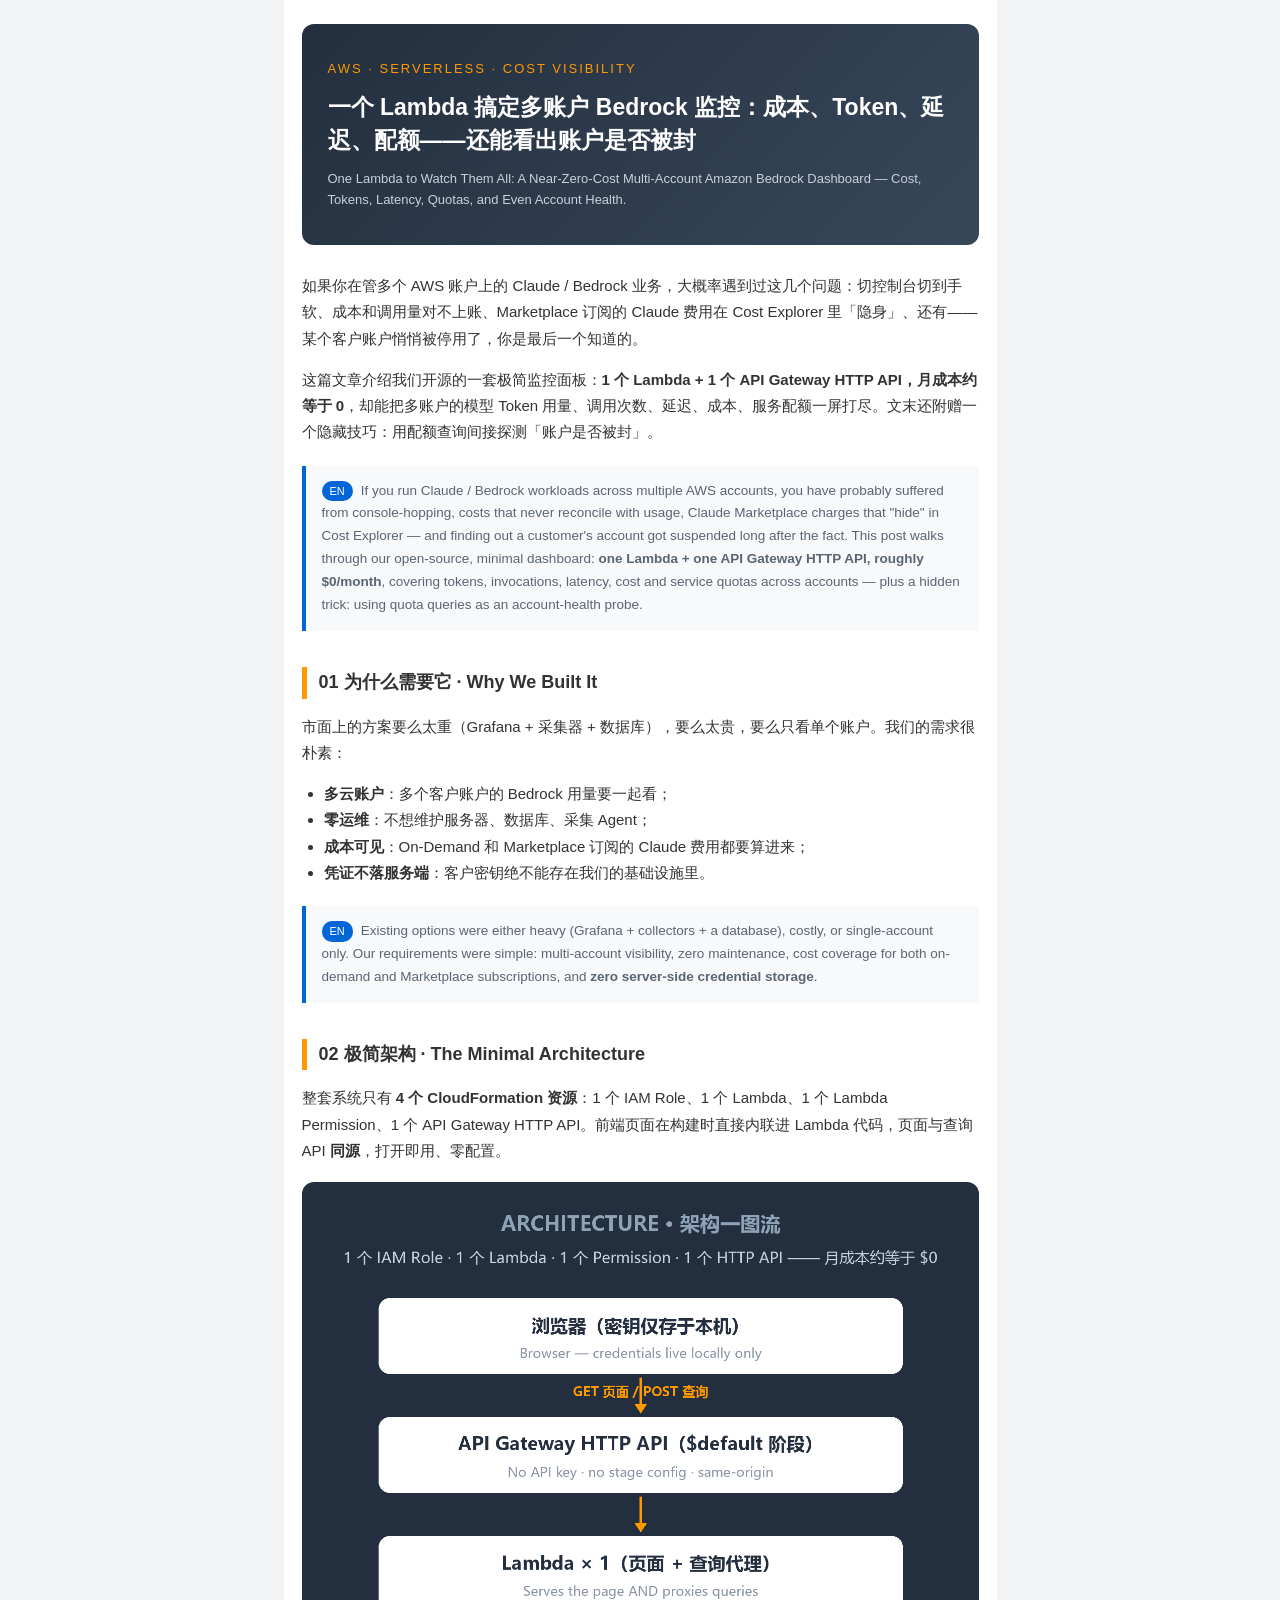
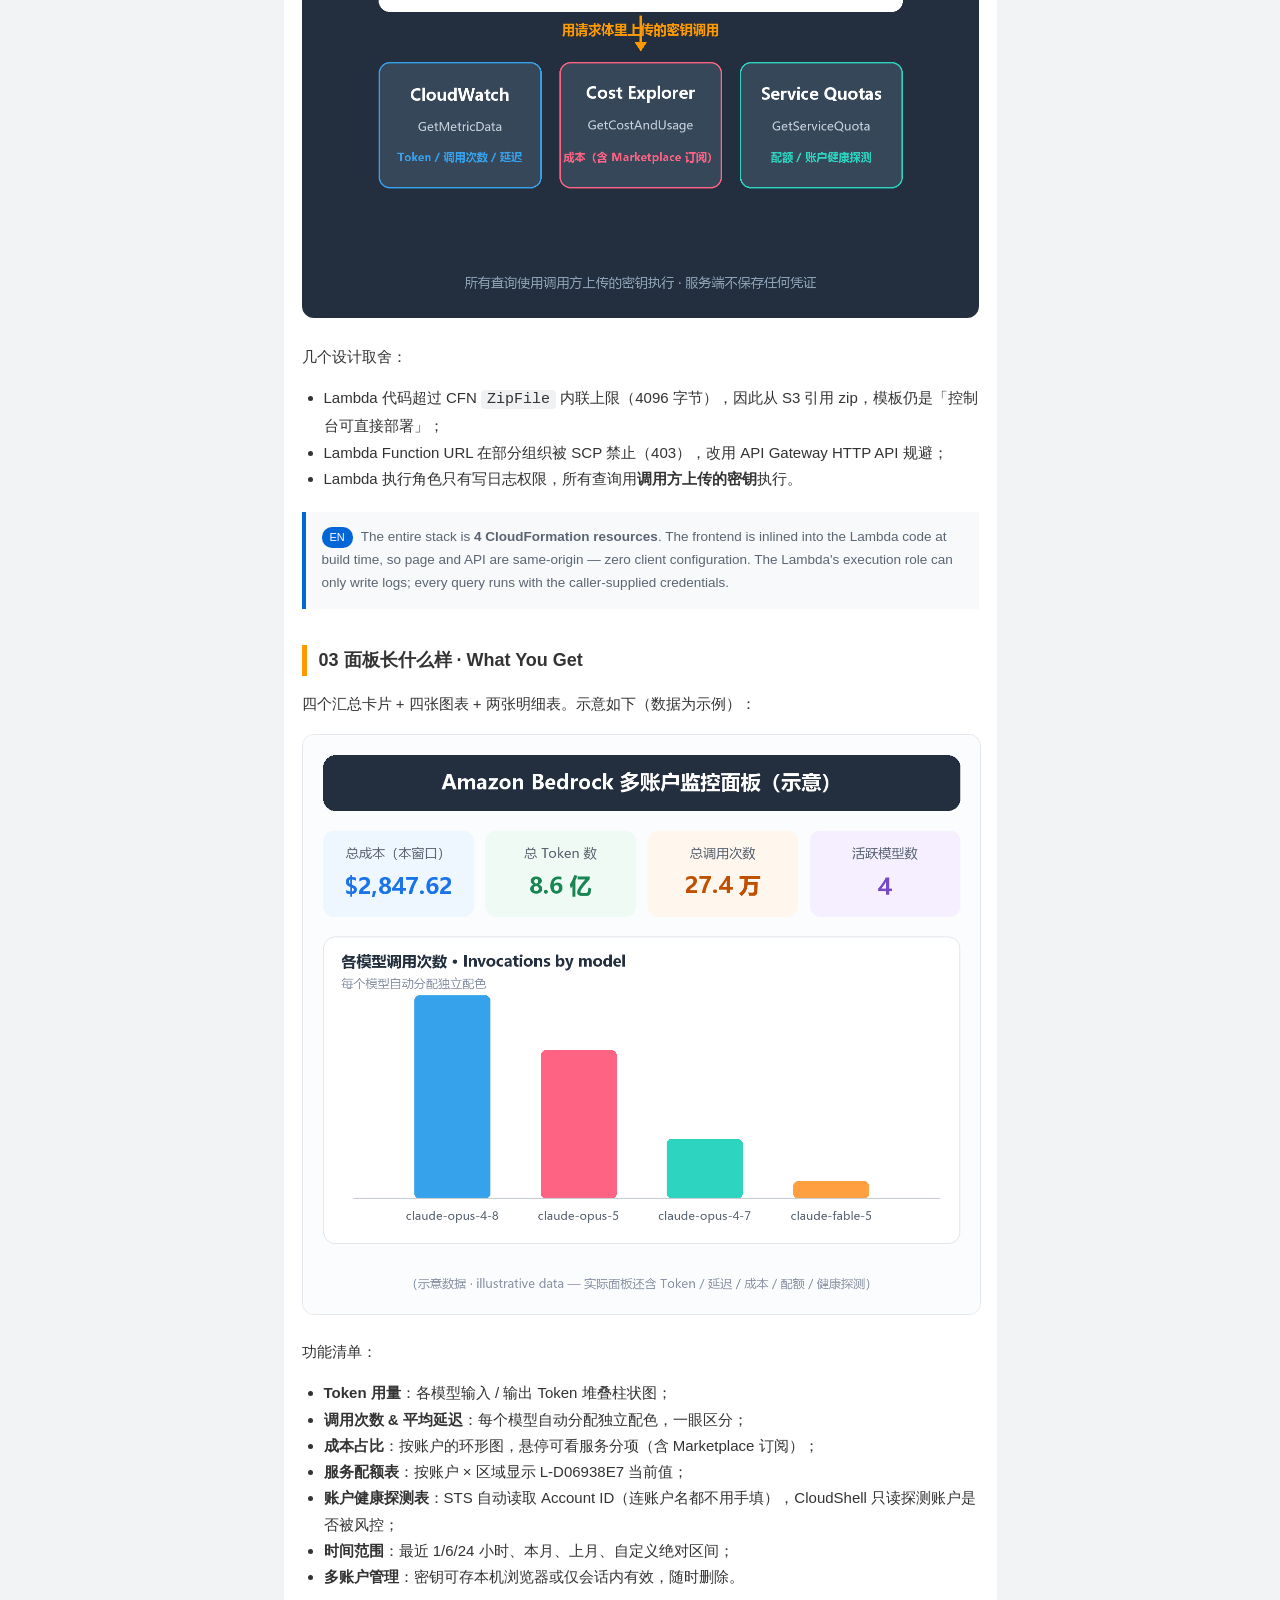
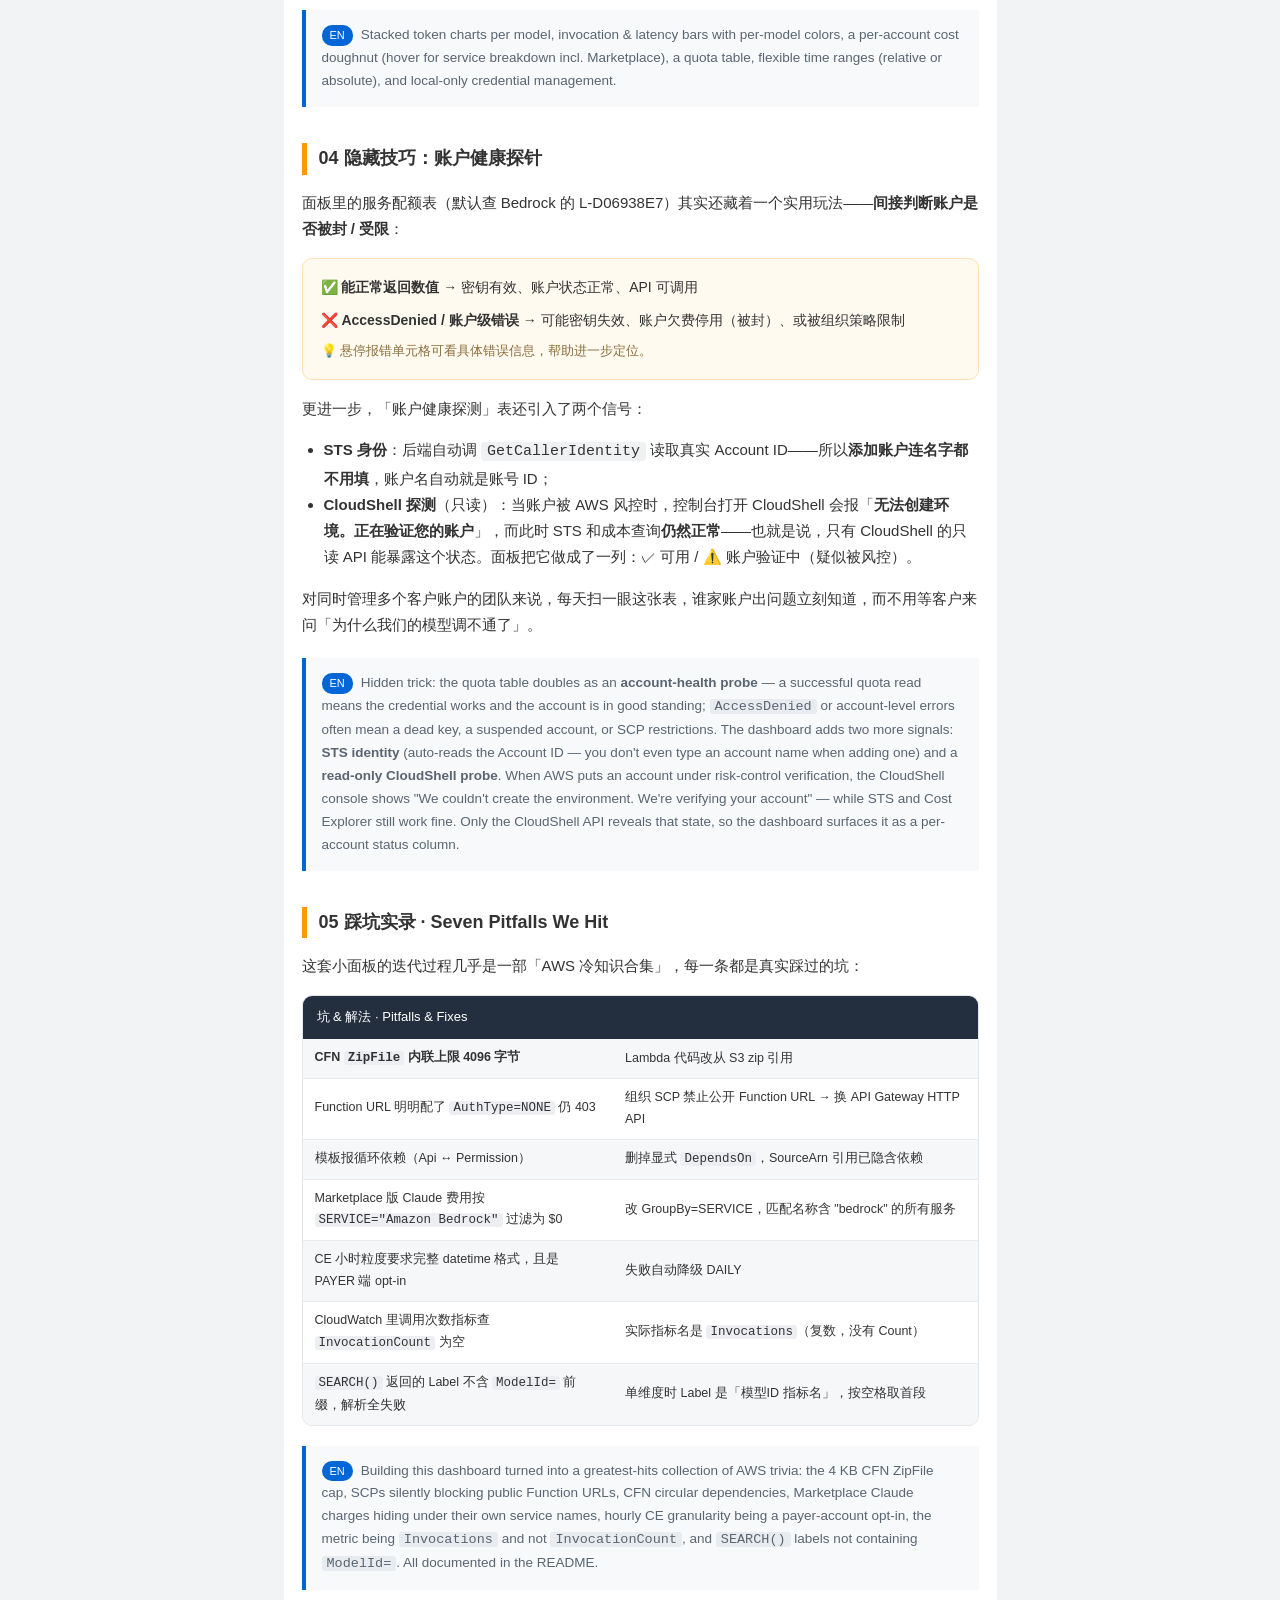
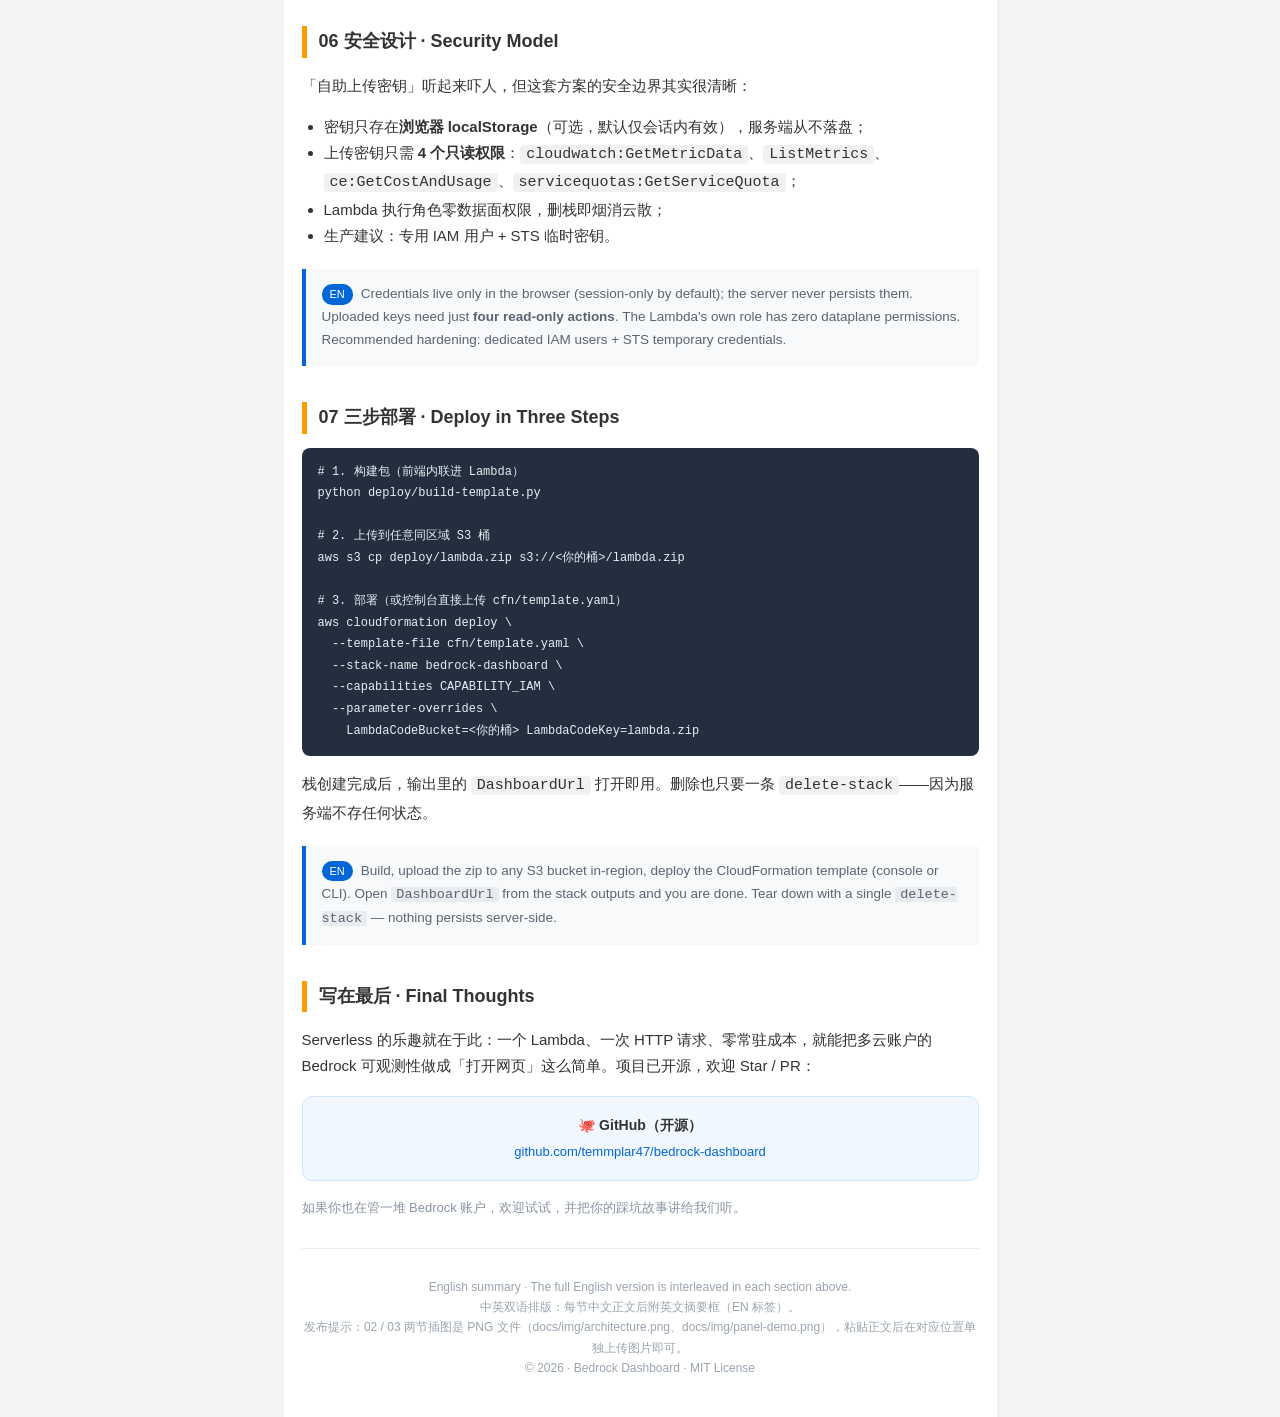
<file: docs/wechat-article-bilingual.html>
<!DOCTYPE html>
<html lang="zh-CN">
<head>
<meta charset="UTF-8">
<meta name="viewport" content="width=device-width, initial-scale=1.0">
<title>一个 Lambda 搞定多账户 Bedrock 监控 · One Lambda to Watch Them All</title>
</head>
<body style="margin:0; padding:0; background:#f2f3f5;">
<div style="max-width:677px; margin:0 auto; padding:24px 18px 48px; font-family:-apple-system,BlinkMacSystemFont,'Helvetica Neue','PingFang SC','Hiragino Sans GB','Microsoft YaHei',sans-serif; color:#333; line-height:1.75; font-size:15px; background:#ffffff;">

  <!-- ===== 封面标题 ===== -->
  <div style="background:linear-gradient(135deg,#232f3e 0%,#37475a 100%); border-radius:12px; padding:34px 26px; margin-bottom:28px;">
    <div style="color:#ff9900; font-size:13px; letter-spacing:2px; margin-bottom:10px;">AWS · SERVERLESS · COST VISIBILITY</div>
    <h1 style="color:#ffffff; font-size:23px; line-height:1.45; margin:0 0 12px;">一个 Lambda 搞定多账户 Bedrock 监控：成本、Token、延迟、配额——还能看出账户是否被封</h1>
    <div style="color:#c8d1db; font-size:13px; line-height:1.6;">One Lambda to Watch Them All: A Near-Zero-Cost Multi-Account Amazon Bedrock Dashboard — Cost, Tokens, Latency, Quotas, and Even Account Health.</div>
  </div>

  <!-- ===== 导语 ===== -->
  <p>如果你在管多个 AWS 账户上的 Claude / Bedrock 业务，大概率遇到过这几个问题：切控制台切到手软、成本和调用量对不上账、Marketplace 订阅的 Claude 费用在 Cost Explorer 里「隐身」、还有——某个客户账户悄悄被停用了，你是最后一个知道的。</p>
  <p>这篇文章介绍我们开源的一套极简监控面板：<strong>1 个 Lambda + 1 个 API Gateway HTTP API，月成本约等于 0</strong>，却能把多账户的模型 Token 用量、调用次数、延迟、成本、服务配额一屏打尽。文末还附赠一个隐藏技巧：用配额查询间接探测「账户是否被封」。</p>

  <div style="background:#f7f9fb; border-left:4px solid #0366d6; padding:14px 16px; margin:20px 0; color:#5a6572; font-size:13.5px; line-height:1.7;">
    <span style="display:inline-block; background:#0366d6; color:#fff; font-size:11px; padding:1px 8px; border-radius:10px; margin-right:8px;">EN</span>If you run Claude / Bedrock workloads across multiple AWS accounts, you have probably suffered from console-hopping, costs that never reconcile with usage, Claude Marketplace charges that "hide" in Cost Explorer — and finding out a customer's account got suspended long after the fact. This post walks through our open-source, minimal dashboard: <strong>one Lambda + one API Gateway HTTP API, roughly $0/month</strong>, covering tokens, invocations, latency, cost and service quotas across accounts — plus a hidden trick: using quota queries as an account-health probe.
  </div>

  <!-- ===== 01 痛点 ===== -->
  <h2 style="font-size:18px; border-left:5px solid #ff9900; padding-left:12px; margin:36px 0 14px;">01 为什么需要它 · Why We Built It</h2>
  <p>市面上的方案要么太重（Grafana + 采集器 + 数据库），要么太贵，要么只看单个账户。我们的需求很朴素：</p>
  <ul style="padding-left:22px; margin:10px 0;">
    <li><strong>多云账户</strong>：多个客户账户的 Bedrock 用量要一起看；</li>
    <li><strong>零运维</strong>：不想维护服务器、数据库、采集 Agent；</li>
    <li><strong>成本可见</strong>：On-Demand 和 Marketplace 订阅的 Claude 费用都要算进来；</li>
    <li><strong>凭证不落服务端</strong>：客户密钥绝不能存在我们的基础设施里。</li>
  </ul>

  <div style="background:#f7f9fb; border-left:4px solid #0366d6; padding:14px 16px; margin:20px 0; color:#5a6572; font-size:13.5px; line-height:1.7;">
    <span style="display:inline-block; background:#0366d6; color:#fff; font-size:11px; padding:1px 8px; border-radius:10px; margin-right:8px;">EN</span>Existing options were either heavy (Grafana + collectors + a database), costly, or single-account only. Our requirements were simple: multi-account visibility, zero maintenance, cost coverage for both on-demand and Marketplace subscriptions, and <strong>zero server-side credential storage</strong>.
  </div>

  <!-- ===== 02 架构 ===== -->
  <h2 style="font-size:18px; border-left:5px solid #ff9900; padding-left:12px; margin:36px 0 14px;">02 极简架构 · The Minimal Architecture</h2>
  <p>整套系统只有 <strong>4 个 CloudFormation 资源</strong>：1 个 IAM Role、1 个 Lambda、1 个 Lambda Permission、1 个 API Gateway HTTP API。前端页面在构建时直接内联进 Lambda 代码，页面与查询 API <strong>同源</strong>，打开即用、零配置。</p>

  <!-- 架构图：PNG 插图（发布时上传到公众号素材库，文件见 docs/img/architecture.png） -->
  <div style="margin:18px 0; text-align:center;">
    <img src="img/architecture.png" alt="架构一图流：浏览器 → API Gateway HTTP API → Lambda → CloudWatch / Cost Explorer / Service Quotas" style="max-width:100%; border-radius:12px;">
  </div>

  <p>几个设计取舍：</p>
  <ul style="padding-left:22px; margin:10px 0;">
    <li>Lambda 代码超过 CFN <code style="background:#f0f1f3; padding:1px 6px; border-radius:4px;">ZipFile</code> 内联上限（4096 字节），因此从 S3 引用 zip，模板仍是「控制台可直接部署」；</li>
    <li>Lambda Function URL 在部分组织被 SCP 禁止（403），改用 API Gateway HTTP API 规避；</li>
    <li>Lambda 执行角色只有写日志权限，所有查询用<strong>调用方上传的密钥</strong>执行。</li>
  </ul>

  <div style="background:#f7f9fb; border-left:4px solid #0366d6; padding:14px 16px; margin:20px 0; color:#5a6572; font-size:13.5px; line-height:1.7;">
    <span style="display:inline-block; background:#0366d6; color:#fff; font-size:11px; padding:1px 8px; border-radius:10px; margin-right:8px;">EN</span>The entire stack is <strong>4 CloudFormation resources</strong>. The frontend is inlined into the Lambda code at build time, so page and API are same-origin — zero client configuration. The Lambda's execution role can only write logs; every query runs with the caller-supplied credentials.
  </div>

  <!-- ===== 03 面板长什么样 ===== -->
  <h2 style="font-size:18px; border-left:5px solid #ff9900; padding-left:12px; margin:36px 0 14px;">03 面板长什么样 · What You Get</h2>
  <p>四个汇总卡片 + 四张图表 + 两张明细表。示意如下（数据为示例）：</p>

  <!-- 面板示意图：PNG 插图（发布时上传到公众号素材库，文件见 docs/img/panel-demo.png） -->
  <div style="margin:16px 0; text-align:center;">
    <img src="img/panel-demo.png" alt="面板示意：四张汇总卡片 + 各模型调用次数彩色柱状图" style="max-width:100%; border-radius:12px; border:1px solid #e3e7ec;">
  </div>

  <p>功能清单：</p>
  <ul style="padding-left:22px; margin:10px 0;">
    <li><strong>Token 用量</strong>：各模型输入 / 输出 Token 堆叠柱状图；</li>
    <li><strong>调用次数 & 平均延迟</strong>：每个模型自动分配独立配色，一眼区分；</li>
    <li><strong>成本占比</strong>：按账户的环形图，悬停可看服务分项（含 Marketplace 订阅）；</li>
    <li><strong>服务配额表</strong>：按账户 × 区域显示 L-D06938E7 当前值；</li>
    <li><strong>账户健康探测表</strong>：STS 自动读取 Account ID（连账户名都不用手填），CloudShell 只读探测账户是否被风控；</li>
    <li><strong>时间范围</strong>：最近 1/6/24 小时、本月、上月、自定义绝对区间；</li>
    <li><strong>多账户管理</strong>：密钥可存本机浏览器或仅会话内有效，随时删除。</li>
  </ul>

  <div style="background:#f7f9fb; border-left:4px solid #0366d6; padding:14px 16px; margin:20px 0; color:#5a6572; font-size:13.5px; line-height:1.7;">
    <span style="display:inline-block; background:#0366d6; color:#fff; font-size:11px; padding:1px 8px; border-radius:10px; margin-right:8px;">EN</span>Stacked token charts per model, invocation &amp; latency bars with per-model colors, a per-account cost doughnut (hover for service breakdown incl. Marketplace), a quota table, flexible time ranges (relative or absolute), and local-only credential management.
  </div>

  <!-- ===== 04 隐藏技巧 ===== -->
  <h2 style="font-size:18px; border-left:5px solid #ff9900; padding-left:12px; margin:36px 0 14px;">04 隐藏技巧：账户健康探针</h2>
  <p>面板里的服务配额表（默认查 Bedrock 的 L-D06938E7）其实还藏着一个实用玩法——<strong>间接判断账户是否被封 / 受限</strong>：</p>

  <div style="border:1px solid #ffe0b2; background:#fffaf0; border-radius:10px; padding:16px 18px; margin:16px 0;">
    <div style="font-size:14px; margin-bottom:8px;">✅ <strong>能正常返回数值</strong> → 密钥有效、账户状态正常、API 可调用</div>
    <div style="font-size:14px; margin-bottom:8px;">❌ <strong>AccessDenied / 账户级错误</strong> → 可能密钥失效、账户欠费停用（被封）、或被组织策略限制</div>
    <div style="font-size:13px; color:#8a6d3b;">💡 悬停报错单元格可看具体错误信息，帮助进一步定位。</div>
  </div>

  <p>更进一步，「账户健康探测」表还引入了两个信号：</p>
  <ul style="padding-left:22px; margin:10px 0;">
    <li><strong>STS 身份</strong>：后端自动调 <code style="background:#f0f1f3; padding:1px 6px; border-radius:4px;">GetCallerIdentity</code> 读取真实 Account ID——所以<strong>添加账户连名字都不用填</strong>，账户名自动就是账号 ID；</li>
    <li><strong>CloudShell 探测</strong>（只读）：当账户被 AWS 风控时，控制台打开 CloudShell 会报「<strong>无法创建环境。正在验证您的账户</strong>」，而此时 STS 和成本查询<strong>仍然正常</strong>——也就是说，只有 CloudShell 的只读 API 能暴露这个状态。面板把它做成了一列：✓ 可用 / ⚠️ 账户验证中（疑似被风控）。</li>
  </ul>

  <p>对同时管理多个客户账户的团队来说，每天扫一眼这张表，谁家账户出问题立刻知道，而不用等客户来问「为什么我们的模型调不通了」。</p>

  <div style="background:#f7f9fb; border-left:4px solid #0366d6; padding:14px 16px; margin:20px 0; color:#5a6572; font-size:13.5px; line-height:1.7;">
    <span style="display:inline-block; background:#0366d6; color:#fff; font-size:11px; padding:1px 8px; border-radius:10px; margin-right:8px;">EN</span>Hidden trick: the quota table doubles as an <strong>account-health probe</strong> — a successful quota read means the credential works and the account is in good standing; <code style="background:#e8ebef; padding:0 5px; border-radius:3px;">AccessDenied</code> or account-level errors often mean a dead key, a suspended account, or SCP restrictions. The dashboard adds two more signals: <strong>STS identity</strong> (auto-reads the Account ID — you don't even type an account name when adding one) and a <strong>read-only CloudShell probe</strong>. When AWS puts an account under risk-control verification, the CloudShell console shows "We couldn't create the environment. We're verifying your account" — while STS and Cost Explorer still work fine. Only the CloudShell API reveals that state, so the dashboard surfaces it as a per-account status column.
  </div>

  <!-- ===== 05 踩坑实录 ===== -->
  <h2 style="font-size:18px; border-left:5px solid #ff9900; padding-left:12px; margin:36px 0 14px;">05 踩坑实录 · Seven Pitfalls We Hit</h2>
  <p>这套小面板的迭代过程几乎是一部「AWS 冷知识合集」，每一条都是真实踩过的坑：</p>

  <div style="border:1px solid #e3e7ec; border-radius:10px; overflow:hidden; margin:16px 0;">
    <div style="background:#232f3e; color:#fff; padding:10px 14px; font-size:13px;">坑 &amp; 解法 · Pitfalls &amp; Fixes</div>
    <table style="width:100%; border-collapse:collapse; font-size:12.5px;">
      <tr style="background:#f5f7f9;">
        <td style="padding:8px 12px; border-bottom:1px solid #e8ebef; font-weight:600; width:46%;">CFN <code style="background:#eceef2; padding:0 4px; border-radius:3px;">ZipFile</code> 内联上限 4096 字节</td>
        <td style="padding:8px 12px; border-bottom:1px solid #e8ebef;">Lambda 代码改从 S3 zip 引用</td>
      </tr>
      <tr>
        <td style="padding:8px 12px; border-bottom:1px solid #e8ebef;">Function URL 明明配了 <code style="background:#eceef2; padding:0 4px; border-radius:3px;">AuthType=NONE</code> 仍 403</td>
        <td style="padding:8px 12px; border-bottom:1px solid #e8ebef;">组织 SCP 禁止公开 Function URL → 换 API Gateway HTTP API</td>
      </tr>
      <tr style="background:#f5f7f9;">
        <td style="padding:8px 12px; border-bottom:1px solid #e8ebef;">模板报循环依赖（Api ↔ Permission）</td>
        <td style="padding:8px 12px; border-bottom:1px solid #e8ebef;">删掉显式 <code style="background:#eceef2; padding:0 4px; border-radius:3px;">DependsOn</code>，SourceArn 引用已隐含依赖</td>
      </tr>
      <tr>
        <td style="padding:8px 12px; border-bottom:1px solid #e8ebef;">Marketplace 版 Claude 费用按 <code style="background:#eceef2; padding:0 4px; border-radius:3px;">SERVICE="Amazon Bedrock"</code> 过滤为 $0</td>
        <td style="padding:8px 12px; border-bottom:1px solid #e8ebef;">改 GroupBy=SERVICE，匹配名称含 "bedrock" 的所有服务</td>
      </tr>
      <tr style="background:#f5f7f9;">
        <td style="padding:8px 12px; border-bottom:1px solid #e8ebef;">CE 小时粒度要求完整 datetime 格式，且是 PAYER 端 opt-in</td>
        <td style="padding:8px 12px; border-bottom:1px solid #e8ebef;">失败自动降级 DAILY</td>
      </tr>
      <tr>
        <td style="padding:8px 12px; border-bottom:1px solid #e8ebef;">CloudWatch 里调用次数指标查 <code style="background:#eceef2; padding:0 4px; border-radius:3px;">InvocationCount</code> 为空</td>
        <td style="padding:8px 12px; border-bottom:1px solid #e8ebef;">实际指标名是 <code style="background:#eceef2; padding:0 4px; border-radius:3px;">Invocations</code>（复数，没有 Count）</td>
      </tr>
      <tr style="background:#f5f7f9;">
        <td style="padding:8px 12px;"><code style="background:#eceef2; padding:0 4px; border-radius:3px;">SEARCH()</code> 返回的 Label 不含 <code style="background:#eceef2; padding:0 4px; border-radius:3px;">ModelId=</code> 前缀，解析全失败</td>
        <td style="padding:8px 12px;">单维度时 Label 是「模型ID 指标名」，按空格取首段</td>
      </tr>
    </table>
  </div>

  <div style="background:#f7f9fb; border-left:4px solid #0366d6; padding:14px 16px; margin:20px 0; color:#5a6572; font-size:13.5px; line-height:1.7;">
    <span style="display:inline-block; background:#0366d6; color:#fff; font-size:11px; padding:1px 8px; border-radius:10px; margin-right:8px;">EN</span>Building this dashboard turned into a greatest-hits collection of AWS trivia: the 4 KB CFN ZipFile cap, SCPs silently blocking public Function URLs, CFN circular dependencies, Marketplace Claude charges hiding under their own service names, hourly CE granularity being a payer-account opt-in, the metric being <code style="background:#e8ebef; padding:0 5px; border-radius:3px;">Invocations</code> and not <code style="background:#e8ebef; padding:0 5px; border-radius:3px;">InvocationCount</code>, and <code style="background:#e8ebef; padding:0 5px; border-radius:3px;">SEARCH()</code> labels not containing <code style="background:#e8ebef; padding:0 5px; border-radius:3px;">ModelId=</code>. All documented in the README.
  </div>

  <!-- ===== 06 安全设计 ===== -->
  <h2 style="font-size:18px; border-left:5px solid #ff9900; padding-left:12px; margin:36px 0 14px;">06 安全设计 · Security Model</h2>
  <p>「自助上传密钥」听起来吓人，但这套方案的安全边界其实很清晰：</p>
  <ul style="padding-left:22px; margin:10px 0;">
    <li>密钥只存在<strong>浏览器 localStorage</strong>（可选，默认仅会话内有效），服务端从不落盘；</li>
    <li>上传密钥只需 <strong>4 个只读权限</strong>：<code style="background:#f0f1f3; padding:1px 6px; border-radius:4px;">cloudwatch:GetMetricData</code>、<code style="background:#f0f1f3; padding:1px 6px; border-radius:4px;">ListMetrics</code>、<code style="background:#f0f1f3; padding:1px 6px; border-radius:4px;">ce:GetCostAndUsage</code>、<code style="background:#f0f1f3; padding:1px 6px; border-radius:4px;">servicequotas:GetServiceQuota</code>；</li>
    <li>Lambda 执行角色零数据面权限，删栈即烟消云散；</li>
    <li>生产建议：专用 IAM 用户 + STS 临时密钥。</li>
  </ul>

  <div style="background:#f7f9fb; border-left:4px solid #0366d6; padding:14px 16px; margin:20px 0; color:#5a6572; font-size:13.5px; line-height:1.7;">
    <span style="display:inline-block; background:#0366d6; color:#fff; font-size:11px; padding:1px 8px; border-radius:10px; margin-right:8px;">EN</span>Credentials live only in the browser (session-only by default); the server never persists them. Uploaded keys need just <strong>four read-only actions</strong>. The Lambda's own role has zero dataplane permissions. Recommended hardening: dedicated IAM users + STS temporary credentials.
  </div>

  <!-- ===== 07 部署 ===== -->
  <h2 style="font-size:18px; border-left:5px solid #ff9900; padding-left:12px; margin:36px 0 14px;">07 三步部署 · Deploy in Three Steps</h2>
  <pre style="background:#232f3e; color:#e8edf2; border-radius:8px; padding:14px 16px; font-size:12px; overflow-x:auto; line-height:1.8;"><code># 1. 构建包（前端内联进 Lambda）
python deploy/build-template.py

# 2. 上传到任意同区域 S3 桶
aws s3 cp deploy/lambda.zip s3://&lt;你的桶&gt;/lambda.zip

# 3. 部署（或控制台直接上传 cfn/template.yaml）
aws cloudformation deploy \
  --template-file cfn/template.yaml \
  --stack-name bedrock-dashboard \
  --capabilities CAPABILITY_IAM \
  --parameter-overrides \
    LambdaCodeBucket=&lt;你的桶&gt; LambdaCodeKey=lambda.zip</code></pre>
  <p>栈创建完成后，输出里的 <code style="background:#f0f1f3; padding:1px 6px; border-radius:4px;">DashboardUrl</code> 打开即用。删除也只要一条 <code style="background:#f0f1f3; padding:1px 6px; border-radius:4px;">delete-stack</code>——因为服务端不存任何状态。</p>

  <div style="background:#f7f9fb; border-left:4px solid #0366d6; padding:14px 16px; margin:20px 0; color:#5a6572; font-size:13.5px; line-height:1.7;">
    <span style="display:inline-block; background:#0366d6; color:#fff; font-size:11px; padding:1px 8px; border-radius:10px; margin-right:8px;">EN</span>Build, upload the zip to any S3 bucket in-region, deploy the CloudFormation template (console or CLI). Open <code style="background:#e8ebef; padding:0 5px; border-radius:3px;">DashboardUrl</code> from the stack outputs and you are done. Tear down with a single <code style="background:#e8ebef; padding:0 5px; border-radius:3px;">delete-stack</code> — nothing persists server-side.
  </div>

  <!-- ===== 结尾 ===== -->
  <h2 style="font-size:18px; border-left:5px solid #ff9900; padding-left:12px; margin:36px 0 14px;">写在最后 · Final Thoughts</h2>
  <p>Serverless 的乐趣就在于此：一个 Lambda、一次 HTTP 请求、零常驻成本，就能把多云账户的 Bedrock 可观测性做成「打开网页」这么简单。项目已开源，欢迎 Star / PR：</p>

  <div style="background:#f0f7ff; border:1px solid #cfe6ff; border-radius:10px; padding:16px 18px; margin:16px 0; text-align:center;">
    <div style="font-size:14px; margin-bottom:4px;">🐙 <strong>GitHub（开源）</strong></div>
    <div style="font-size:13px; color:#0366d6; word-break:break-all;">github.com/temmplar47/bedrock-dashboard</div>
  </div>

  <p style="color:#8a94a6; font-size:13px;">如果你也在管一堆 Bedrock 账户，欢迎试试，并把你的踩坑故事讲给我们听。</p>

  <hr style="border:none; border-top:1px solid #e8ebef; margin:28px 0;">
  <div style="color:#9aa4af; font-size:12px; text-align:center; line-height:1.7;">
    English summary · The full English version is interleaved in each section above.<br>
    中英双语排版：每节中文正文后附英文摘要框（EN 标签）。<br>
    发布提示：02 / 03 两节插图是 PNG 文件（docs/img/architecture.png、docs/img/panel-demo.png），粘贴正文后在对应位置单独上传图片即可。<br>
    © 2026 · Bedrock Dashboard · MIT License
  </div>

</div>
</body>
</html>
</file>
